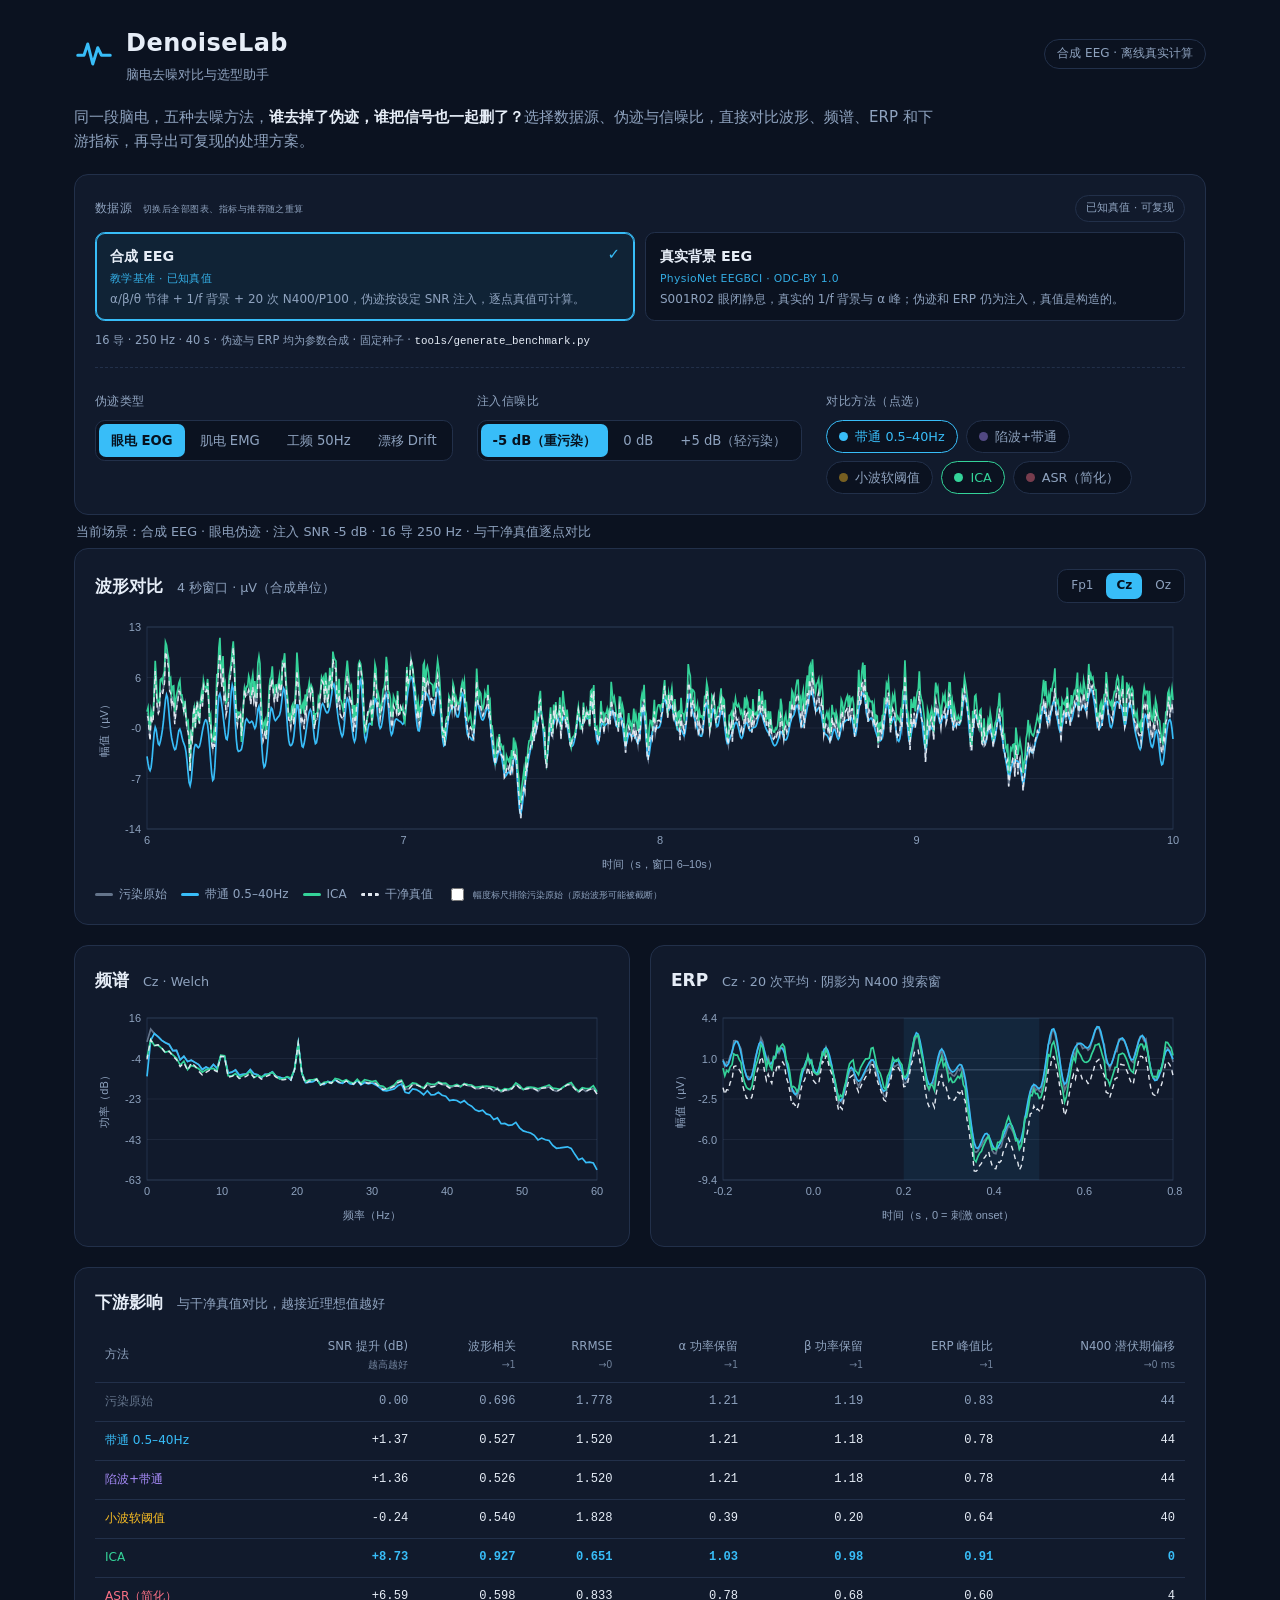
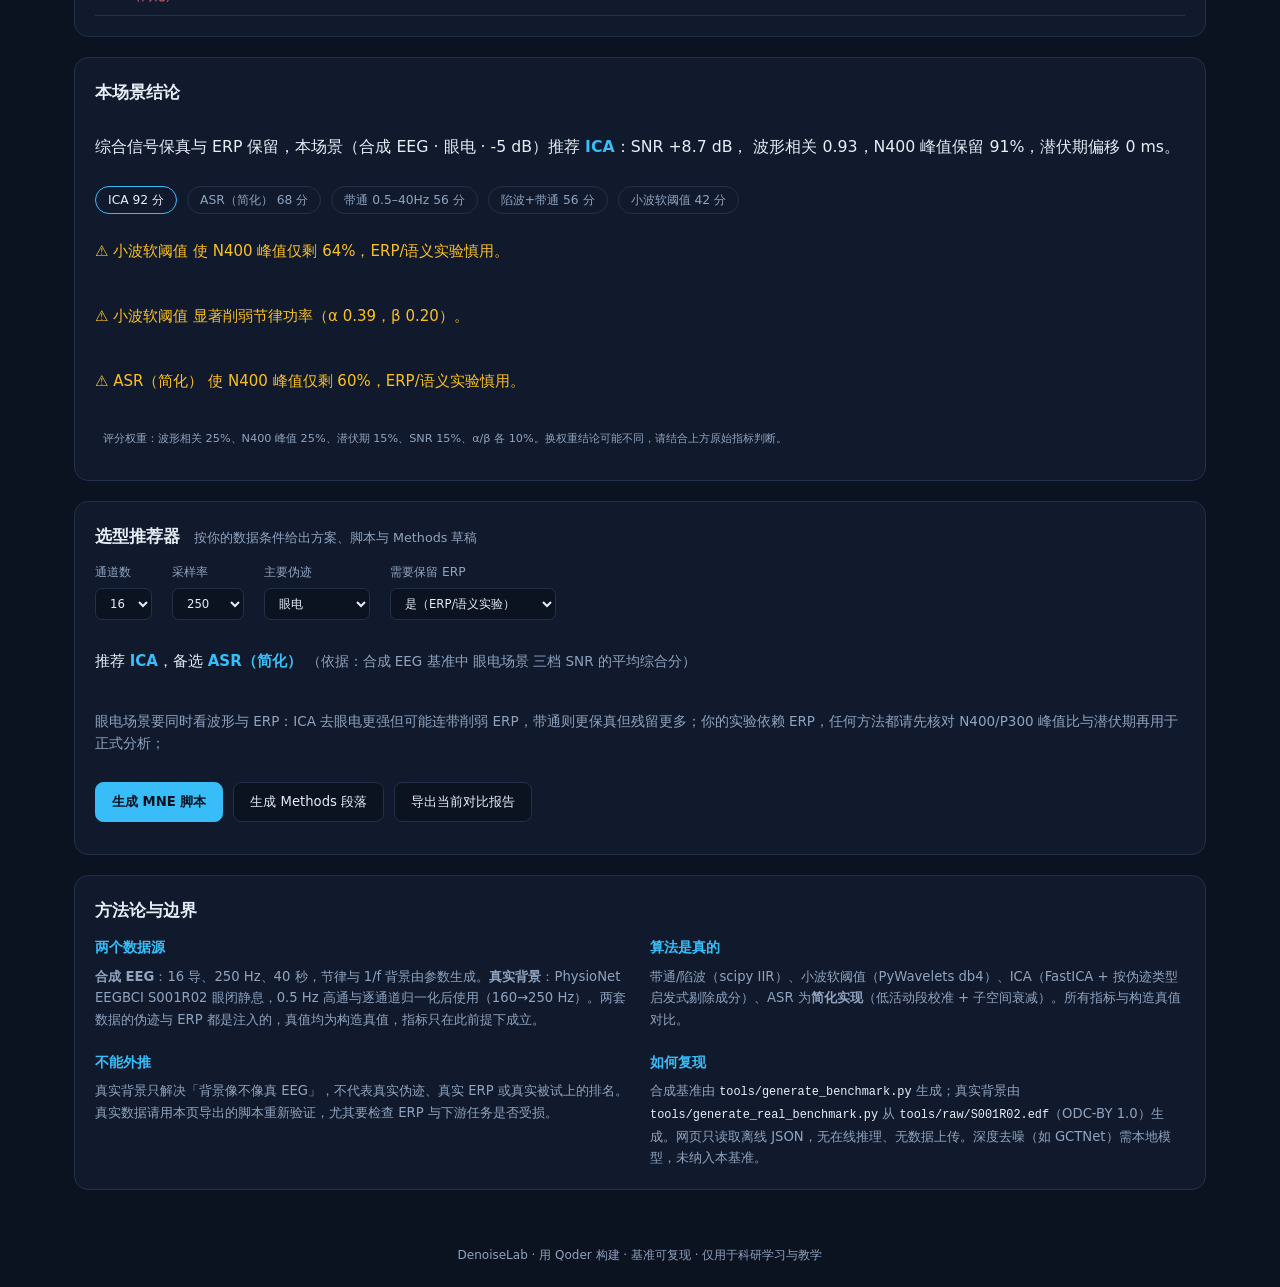
<file: index.html>
<!DOCTYPE html>
<html lang="zh-CN">
<head>
<meta charset="UTF-8">
<meta name="viewport" content="width=device-width, initial-scale=1.0">
<title>DenoiseLab · 脑电去噪对比与选型助手</title>
<meta name="description" content="同一段脑电，五种去噪方法同台对比：波形、频谱、ERP 与下游影响一目了然，并给出可复现的选型方案与 MNE 脚本。">
<link rel="icon" href="data:image/svg+xml,%3Csvg xmlns='http://www.w3.org/2000/svg' viewBox='0 0 32 32'%3E%3Crect width='32' height='32' rx='8' fill='%230b1220'/%3E%3Cpath d='M3 17h5l3-9 4 16 4-13 3 6h7' stroke='%2338bdf8' stroke-width='2.4' fill='none' stroke-linecap='round' stroke-linejoin='round'/%3E%3C/svg%3E">
<link rel="stylesheet" href="styles.css">
</head>
<body>
<header class="topbar">
  <div class="brand">
    <svg viewBox="0 0 32 32" class="logo" aria-hidden="true"><path d="M3 17h5l3-9 4 16 4-13 3 6h7" stroke="currentColor" stroke-width="2.4" fill="none" stroke-linecap="round" stroke-linejoin="round"/></svg>
    <div>
      <h1>DenoiseLab</h1>
      <p>脑电去噪对比与选型助手</p>
    </div>
  </div>
  <span class="badge" id="header-badge" title="所有曲线与指标均由 Python 离线真实计算">合成 EEG · 离线真实计算</span>
</header>

<main>
  <section class="intro">
    <p class="lede">同一段脑电，五种去噪方法，<strong>谁去掉了伪迹，谁把信号也一起删了？</strong>选择数据源、伪迹与信噪比，直接对比波形、频谱、ERP 和下游指标，再导出可复现的处理方案。</p>
  </section>

  <section class="panel controls" aria-label="场景控制">
    <div class="dataset-block">
      <div class="dataset-head">
        <span class="control-label" id="label-dataset">数据源 <span class="hint">切换后全部图表、指标与推荐随之重算</span></span>
        <span class="dataset-badge" id="dataset-badge">已知真值 · 可复现</span>
      </div>
      <div class="dataset-options" role="radiogroup" aria-labelledby="label-dataset" id="dataset-options">
        <button class="dataset-card active" role="radio" aria-checked="true" data-value="synthetic">
          <span class="dataset-title">合成 EEG</span>
          <span class="dataset-tag">教学基准 · 已知真值</span>
          <span class="dataset-desc">α/β/θ 节律 + 1/f 背景 + 20 次 N400/P100，伪迹按设定 SNR 注入，逐点真值可计算。</span>
        </button>
        <button class="dataset-card" role="radio" aria-checked="false" data-value="real">
          <span class="dataset-title">真实背景 EEG</span>
          <span class="dataset-tag">PhysioNet EEGBCI · ODC-BY 1.0</span>
          <span class="dataset-desc">S001R02 眼闭静息，真实的 1/f 背景与 α 峰；伪迹和 ERP 仍为注入，真值是构造的。</span>
        </button>
      </div>
      <p class="dataset-note" id="dataset-note"></p>
    </div>
    <div class="control-group">
      <span class="control-label" id="label-artifact">伪迹类型</span>
      <div class="segmented" role="group" aria-labelledby="label-artifact" id="artifact-group">
        <button data-value="eog" class="active">眼电 EOG</button>
        <button data-value="emg">肌电 EMG</button>
        <button data-value="line">工频 50Hz</button>
        <button data-value="drift">漂移 Drift</button>
      </div>
    </div>
    <div class="control-group">
      <span class="control-label" id="label-snr">注入信噪比</span>
      <div class="segmented" role="group" aria-labelledby="label-snr" id="snr-group">
        <button data-value="-5" class="active">-5 dB（重污染）</button>
        <button data-value="0">0 dB</button>
        <button data-value="5">+5 dB（轻污染）</button>
      </div>
    </div>
    <div class="control-group methods-group">
      <span class="control-label" id="label-methods">对比方法（点选）</span>
      <div class="chips" role="group" aria-labelledby="label-methods" id="method-chips"></div>
    </div>
  </section>

  <div class="status-line" id="status-line" role="status"></div>

  <section class="grid">
    <article class="card span-2">
      <div class="card-head">
        <h2>波形对比 <span class="hint" id="wave-hint">4 秒窗口 · µV（合成单位）</span></h2>
        <div class="segmented small" id="channel-group" role="group" aria-label="显示通道">
          <button data-value="Fp1">Fp1</button>
          <button data-value="Cz" class="active">Cz</button>
          <button data-value="Oz">Oz</button>
        </div>
      </div>
      <canvas id="wave-canvas" height="260" aria-label="波形对比图"></canvas>
      <div class="legend" id="wave-legend"></div>
    </article>

    <article class="card">
      <div class="card-head"><h2>频谱 <span class="hint">Cz · Welch</span></h2></div>
      <canvas id="psd-canvas" height="220" aria-label="功率谱对比图"></canvas>
    </article>

    <article class="card">
      <div class="card-head"><h2>ERP <span class="hint">Cz · 20 次平均 · 阴影为 N400 搜索窗</span></h2></div>
      <canvas id="erp-canvas" height="220" aria-label="ERP 对比图"></canvas>
    </article>

    <article class="card span-2">
      <div class="card-head"><h2>下游影响 <span class="hint" id="metrics-hint">与干净真值对比，越接近理想值越好</span></h2></div>
      <div class="table-wrap">
        <table id="metrics-table">
          <thead><tr>
            <th>方法</th><th>SNR 提升 (dB)<span class="ideal">越高越好</span></th>
            <th>波形相关<span class="ideal">→1</span></th><th>RRMSE<span class="ideal">→0</span></th>
            <th>α 功率保留<span class="ideal">→1</span></th><th>β 功率保留<span class="ideal">→1</span></th>
            <th>ERP 峰值比<span class="ideal">→1</span></th><th>N400 潜伏期偏移<span class="ideal">→0 ms</span></th>
          </tr></thead>
          <tbody></tbody>
        </table>
      </div>
    </article>

    <article class="card conclusion span-2" id="conclusion-card">
      <div class="card-head"><h2>本场景结论</h2></div>
      <div id="conclusion-body"></div>
    </article>
  </section>

  <section class="panel recommender" id="recommender">
    <div class="card-head"><h2>选型推荐器 <span class="hint">按你的数据条件给出方案、脚本与 Methods 草稿</span></h2></div>
    <div class="rec-controls">
      <label>通道数
        <select id="rec-channels"><option>8</option><option selected>16</option><option>32</option><option>64</option></select>
      </label>
      <label>采样率
        <select id="rec-sfreq"><option selected>250</option><option>500</option><option>1000</option></select>
      </label>
      <label>主要伪迹
        <select id="rec-artifact">
          <option value="eog">眼电</option><option value="emg">肌电</option>
          <option value="line">工频</option><option value="drift">漂移</option><option value="mixed">混合/不确定</option>
        </select>
      </label>
      <label>需要保留 ERP
        <select id="rec-erp"><option value="yes" selected>是（ERP/语义实验）</option><option value="no">否（静息态/节律分析）</option></select>
      </label>
    </div>
    <div class="rec-output">
      <div id="rec-text"></div>
      <div class="rec-actions">
        <button class="btn primary" id="btn-script">生成 MNE 脚本</button>
        <button class="btn" id="btn-methods">生成 Methods 段落</button>
        <button class="btn" id="btn-report">导出当前对比报告</button>
      </div>
      <pre id="rec-code" class="code" hidden></pre>
      <div class="code-actions" id="code-actions" hidden>
        <button class="btn small" id="btn-copy">复制</button>
        <button class="btn small" id="btn-download">下载</button>
      </div>
    </div>
  </section>

  <section class="panel notes">
    <div class="card-head"><h2>方法论与边界</h2></div>
    <div class="notes-grid">
      <div><h3>两个数据源</h3><p><strong>合成 EEG</strong>：16 导、250 Hz、40 秒，节律与 1/f 背景由参数生成。<strong>真实背景</strong>：PhysioNet EEGBCI S001R02 眼闭静息，0.5 Hz 高通与逐通道归一化后使用（160→250 Hz）。两套数据的伪迹与 ERP 都是注入的，真值均为构造真值，指标只在此前提下成立。</p></div>
      <div><h3>算法是真的</h3><p>带通/陷波（scipy IIR）、小波软阈值（PyWavelets db4）、ICA（FastICA + 按伪迹类型启发式剔除成分）、ASR 为<strong>简化实现</strong>（低活动段校准 + 子空间衰减）。所有指标与构造真值对比。</p></div>
      <div><h3>不能外推</h3><p>真实背景只解决「背景像不像真 EEG」，不代表真实伪迹、真实 ERP 或真实被试上的排名。真实数据请用本页导出的脚本重新验证，尤其要检查 ERP 与下游任务是否受损。</p></div>
      <div><h3>如何复现</h3><p>合成基准由 <code>tools/generate_benchmark.py</code> 生成；真实背景由 <code>tools/generate_real_benchmark.py</code> 从 <code>tools/raw/S001R02.edf</code>（ODC-BY 1.0）生成。网页只读取离线 JSON，无在线推理、无数据上传。深度去噪（如 GCTNet）需本地模型，未纳入本基准。</p></div>
    </div>
  </section>
</main>

<footer>DenoiseLab · 用 Qoder 构建 · 基准可复现 · 仅用于科研学习与教学</footer>
<script src="app.js"></script>
</body>
</html>
</file>
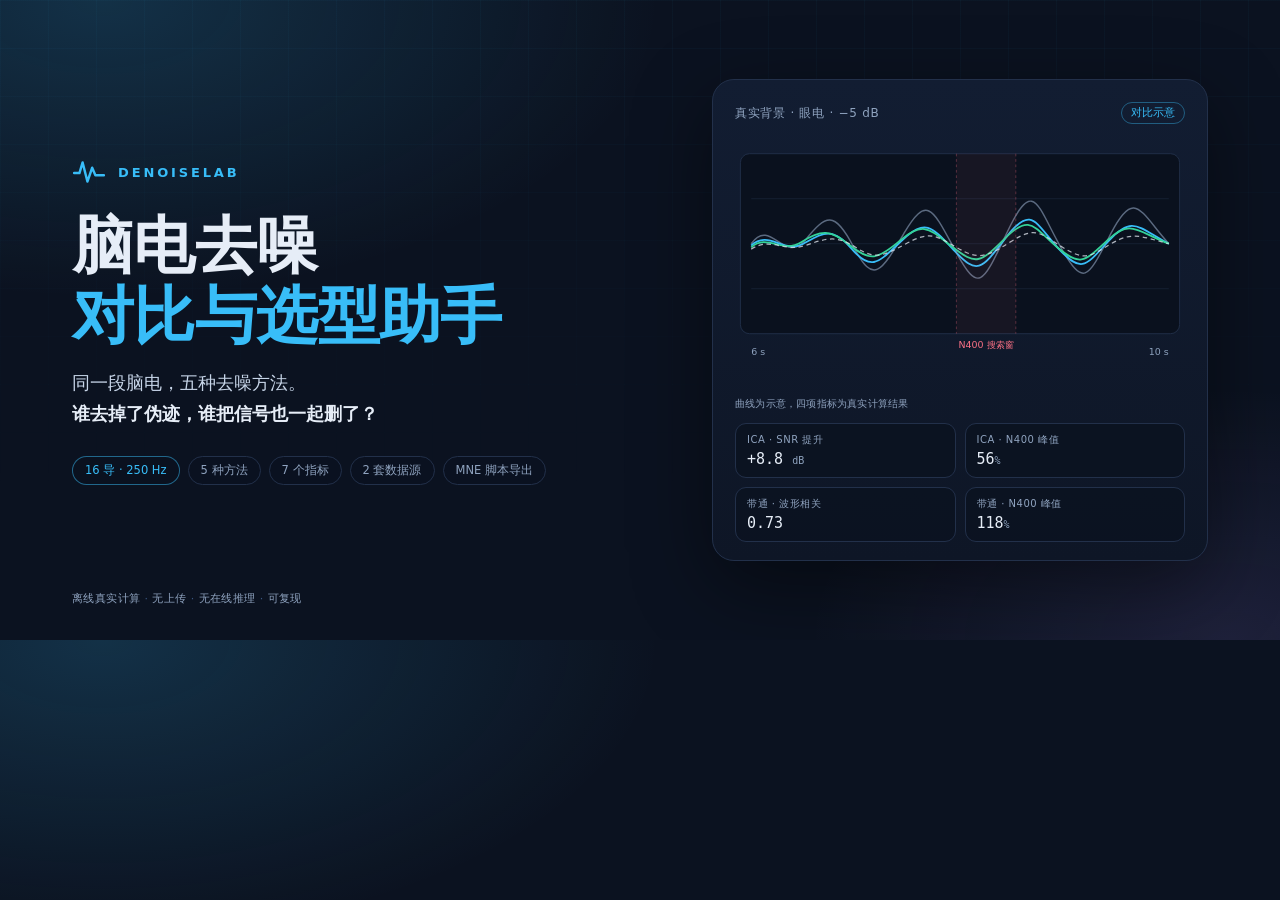
<file: docs/figures/cover.html>
<!DOCTYPE html>
<html lang="zh-CN">
<head>
<meta charset="UTF-8">
<title>DenoiseLab 封面</title>
<style>
  :root {
    --bg:#0b1220; --surface:#111a2c; --border:#22304a; --fg:#e6edf7;
    --muted:#8fa3bf; --accent:#38bdf8; --green:#34d399; --amber:#fbbf24; --rose:#fb7185; --violet:#a78bfa;
    --mono:"Cascadia Code",Consolas,monospace;
  }
  *{box-sizing:border-box}
  html,body{margin:0;width:1280px;height:640px;overflow:hidden}
  body{
    background:
      radial-gradient(900px 480px at 8% 0%, rgba(56,189,248,.18), transparent 62%),
      radial-gradient(700px 420px at 96% 100%, rgba(167,139,250,.12), transparent 60%),
      #0b1220;
    color:var(--fg); font-family:"Segoe UI","PingFang SC","Microsoft YaHei",system-ui,sans-serif;
  }
  .wrap{position:relative;width:1280px;height:640px;padding:64px 72px;display:flex;gap:40px;align-items:center}
  .grid{position:absolute;inset:0;background-image:linear-gradient(rgba(56,189,248,.05) 1px,transparent 1px),linear-gradient(90deg,rgba(56,189,248,.05) 1px,transparent 1px);background-size:48px 48px;mask-image:linear-gradient(180deg,rgba(0,0,0,.7),transparent 78%)}
  .left{position:relative;width:600px;flex:0 0 600px}
  .brand{display:flex;align-items:center;gap:12px;color:var(--accent);font-size:13px;letter-spacing:.22em;font-weight:600}
  .brand svg{width:34px;height:34px}
  h1{margin:22px 0 0;font-size:62px;line-height:1.12;letter-spacing:-.01em}
  h1 span{color:var(--accent)}
  .sub{margin:18px 0 0;font-size:18px;line-height:1.7;color:#c7d5e8;max-width:590px}
  .sub b{color:var(--fg);font-weight:600}
  .chips{display:flex;gap:8px;flex-wrap:wrap;margin-top:26px}
  .chip{font-size:11.5px;color:var(--muted);border:1px solid var(--border);border-radius:999px;padding:6px 12px;background:rgba(11,18,32,.6)}
  .chip.on{color:var(--accent);border-color:rgba(56,189,248,.5)}
  .right{position:relative;flex:1;height:100%;display:flex;align-items:center}
  .panel{
    width:100%;background:linear-gradient(180deg,#121d32,#0e1626);
    border:1px solid var(--border);border-radius:22px;padding:22px 22px 18px;
    box-shadow:0 24px 80px rgba(0,0,0,.45);
  }
  .panel .head{display:flex;justify-content:space-between;align-items:center;margin-bottom:10px}
  .panel .head span:first-child{font-size:12px;color:var(--muted);letter-spacing:.06em}
  .panel .head span:last-child{font-size:10.5px;color:var(--accent);border:1px solid rgba(56,189,248,.4);border-radius:999px;padding:3px 9px}
  .metrics{display:grid;grid-template-columns:1fr 1fr;gap:9px;margin-top:12px}
  .m{background:rgba(11,18,32,.8);border:1px solid var(--border);border-radius:11px;padding:9px 11px}
  .m .k{font-size:10px;color:var(--muted);letter-spacing:.05em}
  .m .v{font-family:var(--mono);font-size:15px;margin-top:3px}
  .m .v small{font-size:10px;color:var(--muted)}
  .gloss{font-size:10px;color:#8fa3bf;margin-top:9px;letter-spacing:.02em}
  .foot{position:absolute;left:72px;bottom:34px;font-size:11px;color:var(--muted);letter-spacing:.04em}
  .dot{color:#3b567f}
</style>
</head>
<body>
<div class="wrap">
  <div class="grid"></div>
  <div class="left">
    <div class="brand">
      <svg viewBox="0 0 32 32" fill="none"><path d="M2 17h5l3-10 4.5 18L19 12l3 7h8" stroke="currentColor" stroke-width="2.3" stroke-linecap="round" stroke-linejoin="round"/></svg>
      DENOISELAB
    </div>
    <h1>脑电去噪<br><span>对比与选型助手</span></h1>
    <p class="sub">同一段脑电，五种去噪方法。<br><b>谁去掉了伪迹，谁把信号也一起删了？</b></p>
    <div class="chips">
      <span class="chip on">16 导 · 250 Hz</span>
      <span class="chip">5 种方法</span>
      <span class="chip">7 个指标</span>
      <span class="chip">2 套数据源</span>
      <span class="chip">MNE 脚本导出</span>
    </div>
  </div>
  <div class="right">
    <div class="panel">
      <div class="head"><span>真实背景 · 眼电 · −5 dB</span><span>对比示意</span></div>
      <svg width="100%" height="250" viewBox="0 0 500 250" xmlns="http://www.w3.org/2000/svg">
        <defs>
          <linearGradient id="fade" x1="0" y1="0" x2="0" y2="1">
            <stop offset="0" stop-color="#38bdf8" stop-opacity=".12"/>
            <stop offset="1" stop-color="#38bdf8" stop-opacity="0"/>
          </linearGradient>
        </defs>
        <rect x="6" y="8" width="488" height="200" rx="10" fill="#0a111e" stroke="#22304a"/>
        <g stroke="#22304a" stroke-opacity=".5">
          <line x1="18" y1="58" x2="482" y2="58"/><line x1="18" y1="108" x2="482" y2="108"/>
          <line x1="18" y1="158" x2="482" y2="158"/>
        </g>
        <!-- noisy -->
        <path d="M18 108 C 40 78, 55 132, 78 104 S 110 70, 132 112 S 162 140, 188 96 S 220 70, 246 118 S 276 150, 304 92 S 336 66, 362 112 S 392 146, 418 96 S 450 72, 482 108"
              fill="none" stroke="#64748b" stroke-width="1.6" opacity=".9"/>
        <!-- bandpass -->
        <path d="M18 110 C 38 92, 54 120, 76 108 S 108 88, 130 114 S 160 128, 186 104 S 218 88, 244 116 S 274 136, 302 100 S 334 86, 360 114 S 390 132, 416 104 S 448 90, 482 108"
              fill="none" stroke="#38bdf8" stroke-width="2"/>
        <!-- ICA -->
        <path d="M18 112 C 36 96, 52 120, 74 106 S 106 92, 128 110 S 158 126, 184 104 S 216 92, 242 112 S 272 130, 300 102 S 332 90, 358 112 S 388 128, 414 104 S 446 94, 482 108"
              fill="none" stroke="#34d399" stroke-width="2"/>
        <!-- clean dashed -->
        <path d="M18 114 C 40 100, 54 118, 78 110 S 112 98, 134 112 S 164 122, 190 108 S 222 98, 246 112 S 278 124, 306 106 S 338 96, 364 112 S 394 122, 418 108 S 450 100, 482 108"
              fill="none" stroke="#e2e8f0" stroke-width="1.4" stroke-dasharray="5 4" opacity=".75"/>
        <!-- N400 search window -->
        <rect x="246" y="8" width="66" height="200" fill="#fb7185" fill-opacity=".055"/>
        <line x1="246" y1="8" x2="246" y2="208" stroke="#fb7185" stroke-opacity=".35" stroke-dasharray="3 3"/>
        <line x1="312" y1="8" x2="312" y2="208" stroke="#fb7185" stroke-opacity=".35" stroke-dasharray="3 3"/>
        <text x="279" y="224" fill="#fb7185" font-size="10.5" text-anchor="middle">N400 搜索窗</text>
        <text x="18" y="232" fill="#8fa3bf" font-size="10.5">6 s</text>
        <text x="482" y="232" fill="#8fa3bf" font-size="10.5" text-anchor="end">10 s</text>
      </svg>
      <div class="gloss">曲线为示意，四项指标为真实计算结果</div>
      <div class="metrics">
        <div class="m"><div class="k">ICA · SNR 提升</div><div class="v">+8.8 <small>dB</small></div></div>
        <div class="m"><div class="k">ICA · N400 峰值</div><div class="v">56<small>%</small></div></div>
        <div class="m"><div class="k">带通 · 波形相关</div><div class="v">0.73</div></div>
        <div class="m"><div class="k">带通 · N400 峰值</div><div class="v">118<small>%</small></div></div>
      </div>
    </div>
  </div>
  <div class="foot">离线真实计算 <span class="dot">·</span> 无上传 <span class="dot">·</span> 无在线推理 <span class="dot">·</span> 可复现</div>
</div>
</body>
</html>
</file>
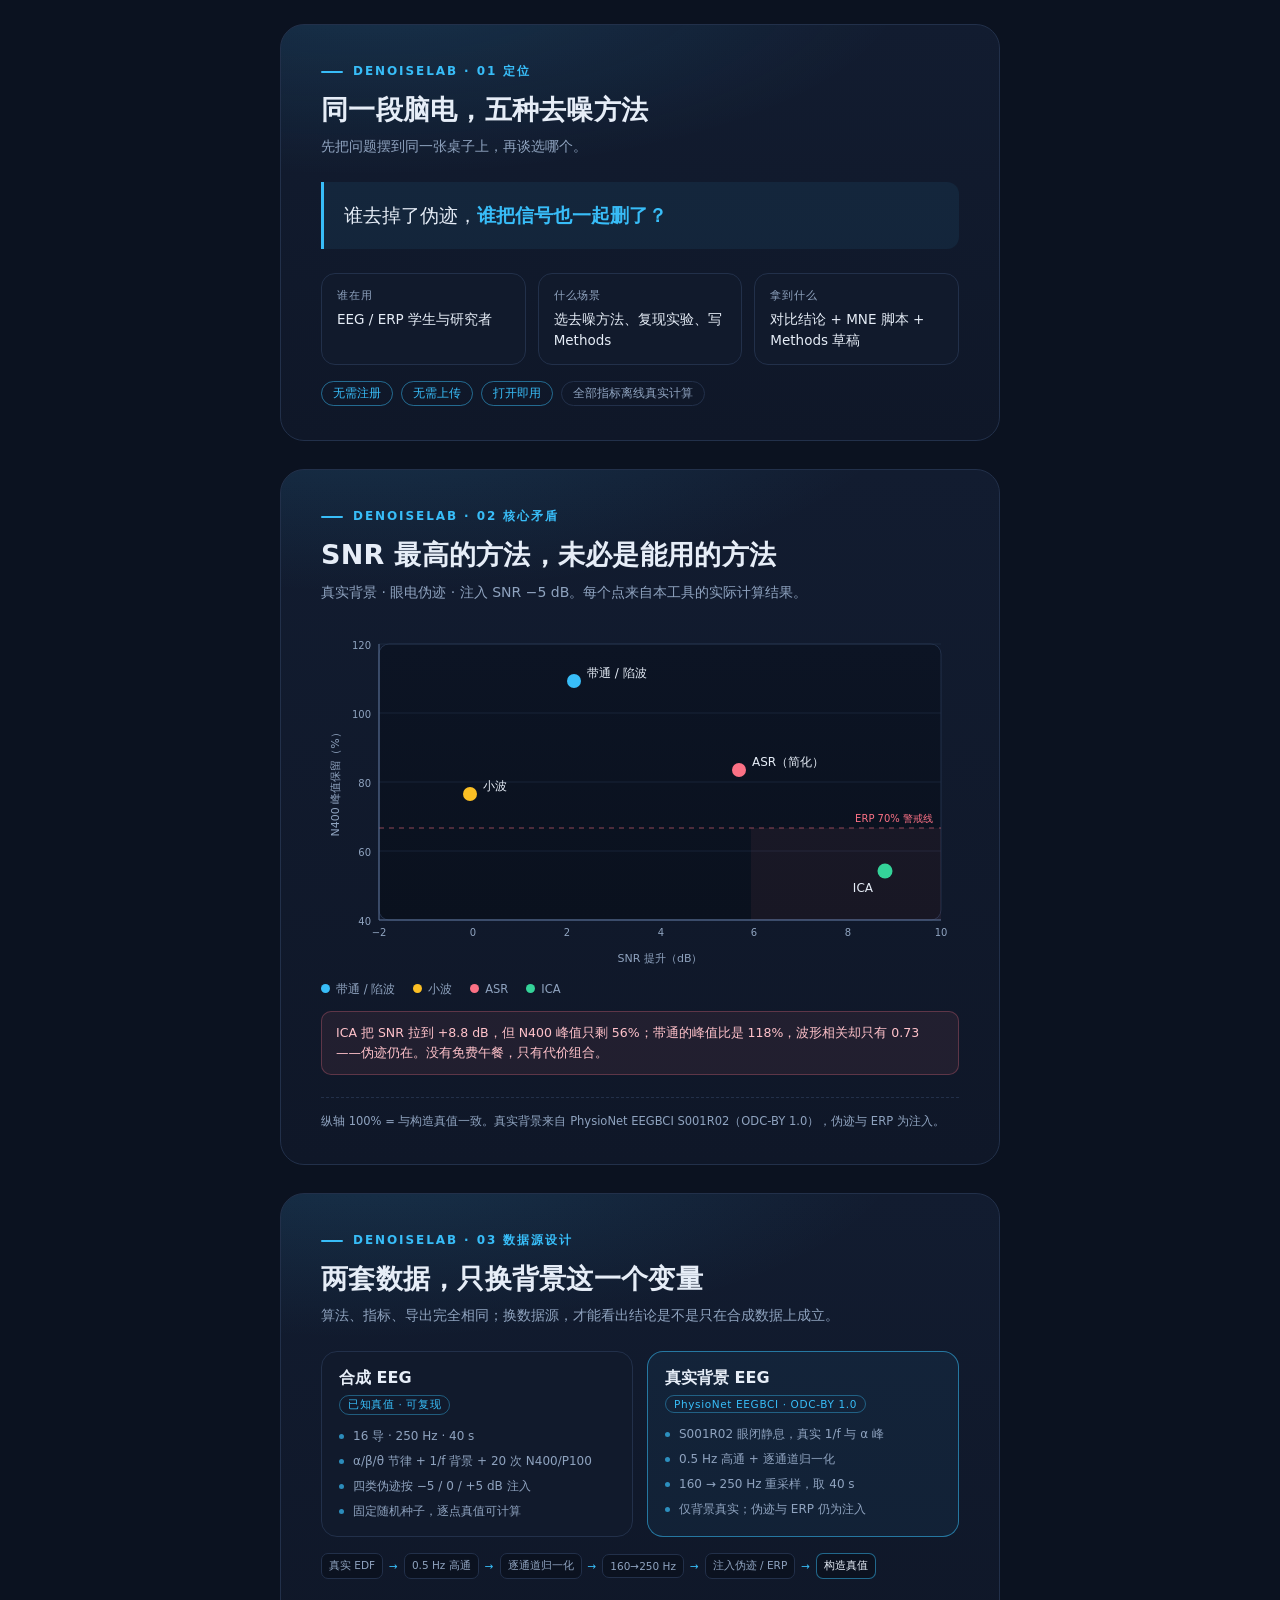
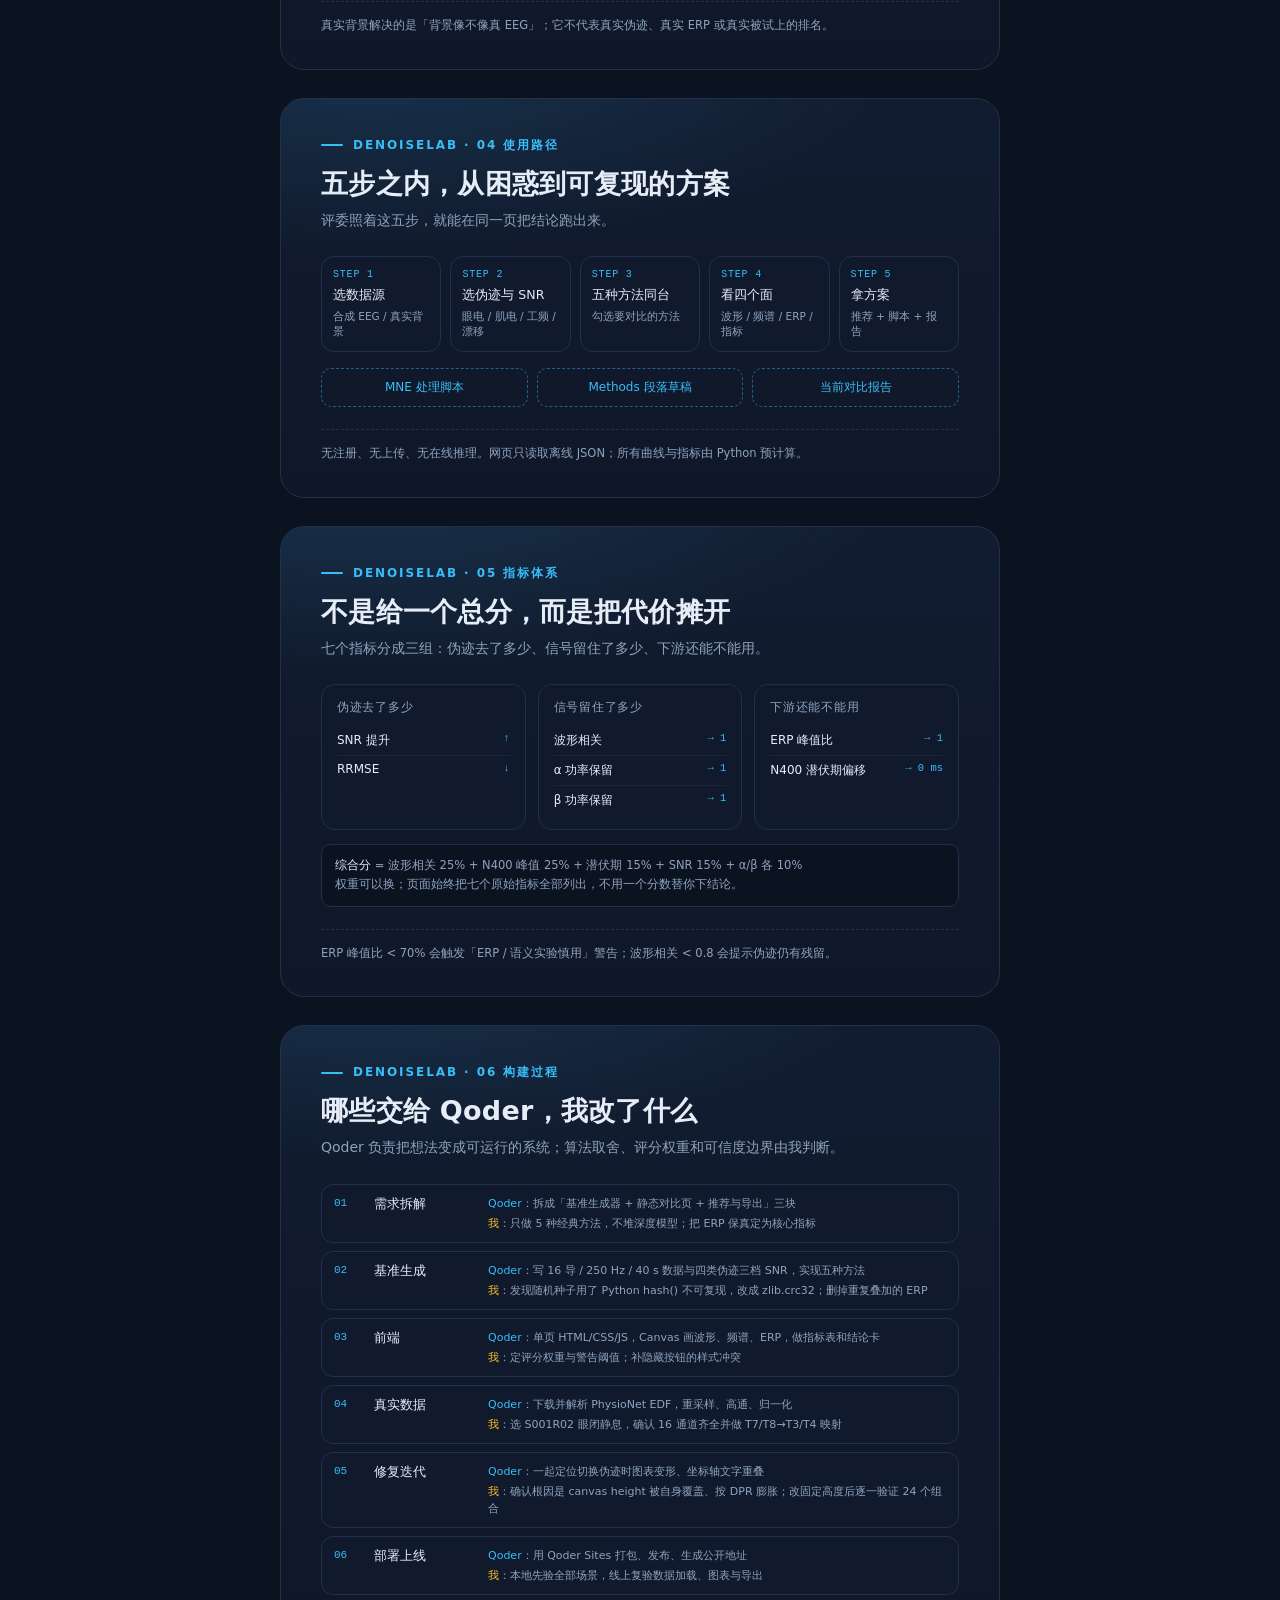
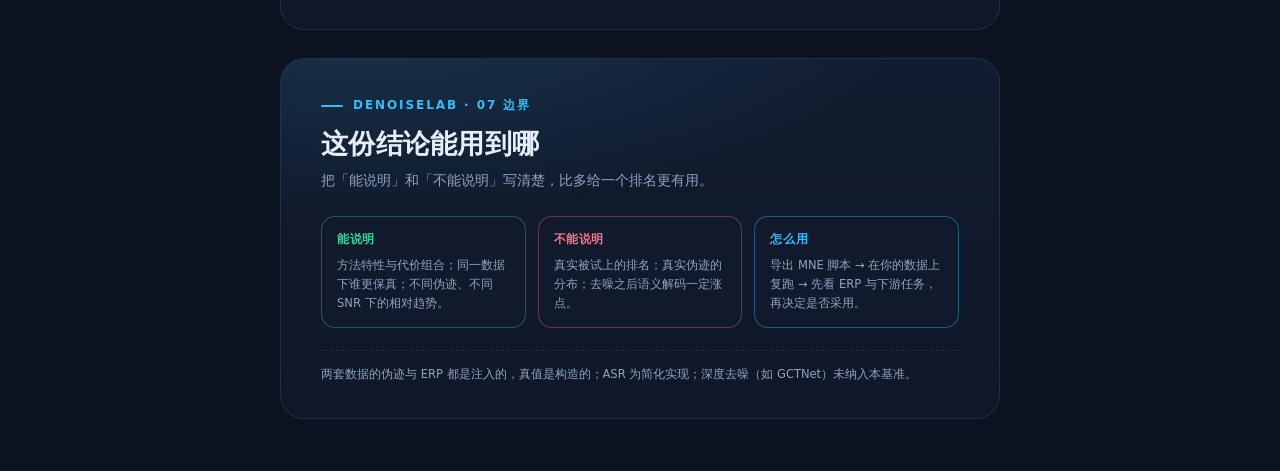
<file: docs/figures/figures.html>
<!DOCTYPE html>
<html lang="zh-CN">
<head>
<meta charset="UTF-8">
<title>DenoiseLab 设计图</title>
<style>
  :root {
    --bg: #0b1220;
    --surface: #111a2c;
    --surface2: #16223a;
    --border: #22304a;
    --fg: #e6edf7;
    --muted: #8fa3bf;
    --accent: #38bdf8;
    --green: #34d399;
    --amber: #fbbf24;
    --violet: #a78bfa;
    --rose: #fb7185;
    --mono: "Cascadia Code", Consolas, monospace;
  }
  * { box-sizing: border-box; }
  body {
    margin: 0; padding: 24px;
    background: var(--bg); color: var(--fg);
    font-family: "Segoe UI", "PingFang SC", "Microsoft YaHei", system-ui, sans-serif;
    -webkit-font-smoothing: antialiased;
  }
  .fig {
    width: 720px; margin: 0 auto 28px;
    padding: 38px 40px 34px;
    background:
      radial-gradient(900px 320px at 12% -10%, rgba(56,189,248,.14), transparent 60%),
      linear-gradient(180deg, #121c30, #0f1728);
    border: 1px solid var(--border);
    border-radius: 24px;
  }
  .kicker {
    display: flex; align-items: center; gap: 10px;
    font-size: 12px; letter-spacing: .16em; color: var(--accent);
    text-transform: uppercase; font-weight: 600;
  }
  .kicker::before { content: ""; width: 22px; height: 2px; background: var(--accent); border-radius: 2px; }
  h2 { margin: 12px 0 8px; font-size: 27px; line-height: 1.3; letter-spacing: .01em; }
  .sub { margin: 0 0 24px; color: var(--muted); font-size: 14px; line-height: 1.65; }
  .accent { color: var(--accent); }
  .amber { color: var(--amber); }
  .green { color: var(--green); }
  .rose { color: var(--rose); }
  .mono { font-family: var(--mono); }
  .foot {
    margin-top: 22px; padding-top: 14px; border-top: 1px dashed var(--border);
    color: var(--muted); font-size: 11.5px; line-height: 1.6;
  }

  /* 01 */
  .hero {
    font-size: 19px; line-height: 1.6; color: var(--fg);
    padding: 18px 20px; margin: 6px 0 24px;
    background: rgba(56,189,248,.07); border-left: 3px solid var(--accent);
    border-radius: 0 12px 12px 0;
  }
  .hero strong { color: var(--accent); }
  .cards3 { display: grid; grid-template-columns: repeat(3, 1fr); gap: 12px; }
  .mini {
    background: var(--surface); border: 1px solid var(--border);
    border-radius: 14px; padding: 14px 15px;
  }
  .mini .tag { font-size: 11px; color: var(--muted); letter-spacing: .08em; }
  .mini .val { margin-top: 6px; font-size: 13.5px; line-height: 1.55; }
  .strip {
    margin-top: 16px; display: flex; gap: 8px; flex-wrap: wrap;
  }
  .pill {
    font-size: 11.5px; color: var(--muted);
    border: 1px solid var(--border); border-radius: 999px; padding: 4px 11px;
  }
  .pill.on { color: var(--accent); border-color: rgba(56,189,248,.5); }

  /* 02 */
  .chart-wrap { margin-top: 4px; }
  .legend-row { display: flex; gap: 18px; flex-wrap: wrap; margin-top: 8px; font-size: 11.5px; color: var(--muted); }
  .legend-row i { display: inline-block; width: 9px; height: 9px; border-radius: 50%; margin-right: 6px; }
  .note {
    margin-top: 14px; padding: 11px 14px; border-radius: 10px;
    background: rgba(251,113,133,.08); border: 1px solid rgba(251,113,133,.28);
    font-size: 12.5px; line-height: 1.6; color: #ffc2ca;
  }

  /* 03 */
  .cards2 { display: grid; grid-template-columns: 1fr 1fr; gap: 14px; }
  .ds {
    background: var(--surface); border: 1px solid var(--border);
    border-radius: 16px; padding: 16px 17px;
  }
  .ds.real { border-color: rgba(56,189,248,.55); background: rgba(56,189,248,.06); }
  .ds h3 { margin: 0; font-size: 16px; }
  .ds .badge { display: inline-block; margin-top: 6px; font-size: 10.5px; letter-spacing: .06em; color: var(--accent); border: 1px solid rgba(56,189,248,.4); border-radius: 999px; padding: 2px 8px; }
  .ds ul { margin: 12px 0 0; padding: 0; list-style: none; display: grid; gap: 7px; }
  .ds li { font-size: 12px; color: var(--muted); line-height: 1.5; padding-left: 14px; position: relative; }
  .ds li::before { content: ""; position: absolute; left: 0; top: 7px; width: 5px; height: 5px; border-radius: 50%; background: var(--accent); opacity: .7; }
  .truthline {
    margin-top: 16px; display: flex; align-items: center; gap: 6px; flex-wrap: wrap;
    font-size: 10.5px; color: var(--muted);
  }
  .truthline span { border: 1px solid var(--border); background: var(--bg); border-radius: 7px; padding: 5px 7px; }
  .truthline b { color: var(--accent); font-weight: 500; }
  .arrow { color: #4a628a; }

  /* 04 */
  .flow { display: grid; grid-template-columns: 1fr 1fr 1fr 1fr 1fr; gap: 9px; align-items: stretch; margin-top: 6px; }
  .step {
    background: var(--surface); border: 1px solid var(--border); border-radius: 13px;
    padding: 12px 11px; position: relative;
  }
  .step .no { font-family: var(--mono); font-size: 10px; color: var(--accent); letter-spacing: .08em; }
  .step .t { margin-top: 6px; font-size: 12.5px; line-height: 1.45; }
  .step .d { margin-top: 5px; font-size: 10.5px; color: var(--muted); line-height: 1.45; }
  .out {
    margin-top: 16px; display: grid; grid-template-columns: repeat(3, 1fr); gap: 9px;
  }
  .out div {
    border: 1px dashed rgba(56,189,248,.45); border-radius: 10px;
    padding: 10px 12px; font-size: 12px; color: var(--accent); text-align: center;
  }

  /* 05 */
  .groups { display: grid; grid-template-columns: repeat(3, 1fr); gap: 12px; }
  .group { background: var(--surface); border: 1px solid var(--border); border-radius: 14px; padding: 14px 15px; }
  .group h3 { margin: 0 0 10px; font-size: 12px; letter-spacing: .06em; color: var(--muted); font-weight: 500; }
  .metric { display: flex; justify-content: space-between; gap: 8px; padding: 6px 0; border-bottom: 1px solid rgba(34,48,74,.6); font-size: 12px; }
  .metric:last-child { border-bottom: 0; }
  .metric .goal { color: var(--accent); font-family: var(--mono); font-size: 10.5px; white-space: nowrap; }
  .weight {
    margin-top: 14px; background: var(--bg); border: 1px solid var(--border);
    border-radius: 10px; padding: 11px 13px; font-size: 11.5px; color: var(--muted); line-height: 1.7;
  }
  .weight b { color: var(--fg); font-weight: 500; }

  /* 06 */
  .rows { display: grid; gap: 8px; margin-top: 4px; }
  .row {
    display: grid; grid-template-columns: 30px 104px 1fr; gap: 10px; align-items: start;
    background: var(--surface); border: 1px solid var(--border); border-radius: 12px;
    padding: 10px 12px;
  }
  .row .n { font-family: var(--mono); font-size: 11px; color: var(--accent); padding-top: 2px; }
  .row .stage { font-size: 12.5px; color: var(--fg); padding-top: 1px; }
  .row .body { font-size: 11px; line-height: 1.55; color: var(--muted); }
  .q { color: var(--accent); }
  .me { color: var(--amber); }
  .row .body div + div { margin-top: 3px; }

  /* 07 */
  .bound { display: grid; grid-template-columns: repeat(3, 1fr); gap: 12px; }
  .bound .col { border-radius: 14px; padding: 14px 15px; border: 1px solid var(--border); background: var(--surface); }
  .bound .col.can { border-color: rgba(52,211,153,.35); }
  .bound .col.cannot { border-color: rgba(251,113,133,.35); }
  .bound .col.how { border-color: rgba(56,189,248,.4); }
  .bound h3 { margin: 0 0 8px; font-size: 12px; letter-spacing: .05em; }
  .bound .can h3 { color: var(--green); }
  .bound .cannot h3 { color: var(--rose); }
  .bound .how h3 { color: var(--accent); }
  .bound p { margin: 0; font-size: 11.5px; color: var(--muted); line-height: 1.65; }
</style>
</head>
<body>

<!-- 01 定位 -->
<section class="fig" id="fig1">
  <div class="kicker">DenoiseLab · 01 定位</div>
  <h2>同一段脑电，五种去噪方法</h2>
  <p class="sub">先把问题摆到同一张桌子上，再谈选哪个。</p>
  <div class="hero">谁去掉了伪迹，<strong>谁把信号也一起删了？</strong></div>
  <div class="cards3">
    <div class="mini"><div class="tag">谁在用</div><div class="val">EEG / ERP 学生与研究者</div></div>
    <div class="mini"><div class="tag">什么场景</div><div class="val">选去噪方法、复现实验、写 Methods</div></div>
    <div class="mini"><div class="tag">拿到什么</div><div class="val">对比结论 + MNE 脚本 + Methods 草稿</div></div>
  </div>
  <div class="strip">
    <span class="pill on">无需注册</span>
    <span class="pill on">无需上传</span>
    <span class="pill on">打开即用</span>
    <span class="pill">全部指标离线真实计算</span>
  </div>
</section>

<!-- 02 核心矛盾 -->
<section class="fig" id="fig2">
  <div class="kicker">DenoiseLab · 02 核心矛盾</div>
  <h2>SNR 最高的方法，未必是能用的方法</h2>
  <p class="sub">真实背景 · 眼电伪迹 · 注入 SNR −5 dB。每个点来自本工具的实际计算结果。</p>
  <div class="chart-wrap">
    <svg width="640" height="342" viewBox="0 0 640 342" xmlns="http://www.w3.org/2000/svg" role="img" aria-label="SNR 提升与 N400 峰值保留的关系">
      <defs>
        <linearGradient id="plotbg" x1="0" y1="0" x2="0" y2="1">
          <stop offset="0" stop-color="#0c1424"/>
          <stop offset="1" stop-color="#0a111e"/>
        </linearGradient>
      </defs>
      <rect x="58" y="16" width="562" height="276" rx="10" fill="url(#plotbg)" stroke="#22304a"/>
      <!-- grid -->
      <g stroke="#22304a" stroke-opacity=".55">
        <line x1="58" y1="16" x2="620" y2="16"/>
        <line x1="58" y1="85" x2="620" y2="85"/>
        <line x1="58" y1="154" x2="620" y2="154"/>
        <line x1="58" y1="223" x2="620" y2="223"/>
        <line x1="58" y1="292" x2="620" y2="292"/>
      </g>
      <!-- 70% warning line: y = 16 + (130-70)/90*276 = 200 -->
      <line x1="58" y1="200" x2="620" y2="200" stroke="#fb7185" stroke-opacity=".55" stroke-dasharray="5 5"/>
      <text x="612" y="194" fill="#fb7185" font-size="10" text-anchor="end">ERP 70% 警戒线</text>
      <!-- low-erp zone -->
      <rect x="430" y="200" width="190" height="92" fill="#fb7185" fill-opacity=".06"/>
      <!-- points -->
      <!-- bandpass (2.17,118) -> x=58+(4.17/12)*562=253 ; y=16+(12/90)*276=53 -->
      <circle cx="253" cy="53" r="7" fill="#38bdf8"/>
      <text x="266" y="49" fill="#e6edf7" font-size="12">带通 / 陷波</text>
      <!-- wavelet (-0.05,81) -> x=149 ; y=16+(49/90)*276=166 -->
      <circle cx="149" cy="166" r="7" fill="#fbbf24"/>
      <text x="162" y="162" fill="#e6edf7" font-size="12">小波</text>
      <!-- asr (5.69,89) -> x=418 ; y=16+(41/90)*276=142 -->
      <circle cx="418" cy="142" r="7" fill="#fb7185"/>
      <text x="431" y="138" fill="#e6edf7" font-size="12">ASR（简化）</text>
      <!-- ica (8.81,56) -> x=564 ; y=16+(74/90)*276=243 -->
      <circle cx="564" cy="243" r="7.5" fill="#34d399"/>
      <text x="552" y="264" fill="#e6edf7" font-size="12" text-anchor="end">ICA</text>
      <!-- axes -->
      <line x1="58" y1="292" x2="620" y2="292" stroke="#5d7398"/>
      <line x1="58" y1="16" x2="58" y2="292" stroke="#5d7398"/>
      <!-- x ticks -->
      <g fill="#8fa3bf" font-size="10" text-anchor="middle">
        <text x="58" y="308">−2</text>
        <text x="152" y="308">0</text>
        <text x="246" y="308">2</text>
        <text x="340" y="308">4</text>
        <text x="433" y="308">6</text>
        <text x="527" y="308">8</text>
        <text x="620" y="308">10</text>
      </g>
      <!-- y ticks -->
      <g fill="#8fa3bf" font-size="10" text-anchor="end">
        <text x="50" y="297">40</text>
        <text x="50" y="228">60</text>
        <text x="50" y="159">80</text>
        <text x="50" y="90">100</text>
        <text x="50" y="21">120</text>
      </g>
      <text x="339" y="334" fill="#8fa3bf" font-size="11" text-anchor="middle">SNR 提升（dB）</text>
      <text x="18" y="154" fill="#8fa3bf" font-size="11" text-anchor="middle" transform="rotate(-90 18 154)">N400 峰值保留（%）</text>
    </svg>
  </div>
  <div class="legend-row">
    <span><i style="background:#38bdf8"></i>带通 / 陷波</span>
    <span><i style="background:#fbbf24"></i>小波</span>
    <span><i style="background:#fb7185"></i>ASR</span>
    <span><i style="background:#34d399"></i>ICA</span>
  </div>
  <div class="note">ICA 把 SNR 拉到 +8.8 dB，但 N400 峰值只剩 56%；带通的峰值比是 118%，波形相关却只有 0.73——伪迹仍在。没有免费午餐，只有代价组合。</div>
  <div class="foot">纵轴 100% = 与构造真值一致。真实背景来自 PhysioNet EEGBCI S001R02（ODC-BY 1.0），伪迹与 ERP 为注入。</div>
</section>

<!-- 03 数据源 -->
<section class="fig" id="fig3">
  <div class="kicker">DenoiseLab · 03 数据源设计</div>
  <h2>两套数据，只换背景这一个变量</h2>
  <p class="sub">算法、指标、导出完全相同；换数据源，才能看出结论是不是只在合成数据上成立。</p>
  <div class="cards2">
    <div class="ds">
      <h3>合成 EEG</h3>
      <span class="badge">已知真值 · 可复现</span>
      <ul>
        <li>16 导 · 250 Hz · 40 s</li>
        <li>α/β/θ 节律 + 1/f 背景 + 20 次 N400/P100</li>
        <li>四类伪迹按 −5 / 0 / +5 dB 注入</li>
        <li>固定随机种子，逐点真值可计算</li>
      </ul>
    </div>
    <div class="ds real">
      <h3>真实背景 EEG</h3>
      <span class="badge">PhysioNet EEGBCI · ODC-BY 1.0</span>
      <ul>
        <li>S001R02 眼闭静息，真实 1/f 与 α 峰</li>
        <li>0.5 Hz 高通 + 逐通道归一化</li>
        <li>160 → 250 Hz 重采样，取 40 s</li>
        <li>仅背景真实；伪迹与 ERP 仍为注入</li>
      </ul>
    </div>
  </div>
  <div class="truthline">
    <span>真实 EDF</span><b class="arrow">→</b>
    <span>0.5 Hz 高通</span><b class="arrow">→</b>
    <span>逐通道归一化</span><b class="arrow">→</b>
    <span>160→250 Hz</span><b class="arrow">→</b>
    <span>注入伪迹 / ERP</span><b class="arrow">→</b>
    <span style="border-color:rgba(56,189,248,.5);color:#e6edf7">构造真值</span>
  </div>
  <div class="foot">真实背景解决的是「背景像不像真 EEG」；它不代表真实伪迹、真实 ERP 或真实被试上的排名。</div>
</section>

<!-- 04 使用路径 -->
<section class="fig" id="fig4">
  <div class="kicker">DenoiseLab · 04 使用路径</div>
  <h2>五步之内，从困惑到可复现的方案</h2>
  <p class="sub">评委照着这五步，就能在同一页把结论跑出来。</p>
  <div class="flow">
    <div class="step"><div class="no">STEP 1</div><div class="t">选数据源</div><div class="d">合成 EEG / 真实背景</div></div>
    <div class="step"><div class="no">STEP 2</div><div class="t">选伪迹与 SNR</div><div class="d">眼电 / 肌电 / 工频 / 漂移</div></div>
    <div class="step"><div class="no">STEP 3</div><div class="t">五种方法同台</div><div class="d">勾选要对比的方法</div></div>
    <div class="step"><div class="no">STEP 4</div><div class="t">看四个面</div><div class="d">波形 / 频谱 / ERP / 指标</div></div>
    <div class="step"><div class="no">STEP 5</div><div class="t">拿方案</div><div class="d">推荐 + 脚本 + 报告</div></div>
  </div>
  <div class="out">
    <div>MNE 处理脚本</div>
    <div>Methods 段落草稿</div>
    <div>当前对比报告</div>
  </div>
  <div class="foot">无注册、无上传、无在线推理。网页只读取离线 JSON；所有曲线与指标由 Python 预计算。</div>
</section>

<!-- 05 指标 -->
<section class="fig" id="fig5">
  <div class="kicker">DenoiseLab · 05 指标体系</div>
  <h2>不是给一个总分，而是把代价摊开</h2>
  <p class="sub">七个指标分成三组：伪迹去了多少、信号留住了多少、下游还能不能用。</p>
  <div class="groups">
    <div class="group">
      <h3>伪迹去了多少</h3>
      <div class="metric"><span>SNR 提升</span><span class="goal">↑</span></div>
      <div class="metric"><span>RRMSE</span><span class="goal">↓</span></div>
    </div>
    <div class="group">
      <h3>信号留住了多少</h3>
      <div class="metric"><span>波形相关</span><span class="goal">→ 1</span></div>
      <div class="metric"><span>α 功率保留</span><span class="goal">→ 1</span></div>
      <div class="metric"><span>β 功率保留</span><span class="goal">→ 1</span></div>
    </div>
    <div class="group">
      <h3>下游还能不能用</h3>
      <div class="metric"><span>ERP 峰值比</span><span class="goal">→ 1</span></div>
      <div class="metric"><span>N400 潜伏期偏移</span><span class="goal">→ 0 ms</span></div>
    </div>
  </div>
  <div class="weight">
    <b>综合分</b> = 波形相关 25% + N400 峰值 25% + 潜伏期 15% + SNR 15% + α/β 各 10%<br>
    权重可以换；页面始终把七个原始指标全部列出，不用一个分数替你下结论。
  </div>
  <div class="foot">ERP 峰值比 &lt; 70% 会触发「ERP / 语义实验慎用」警告；波形相关 &lt; 0.8 会提示伪迹仍有残留。</div>
</section>

<!-- 06 Qoder 过程 -->
<section class="fig" id="fig6">
  <div class="kicker">DenoiseLab · 06 构建过程</div>
  <h2>哪些交给 Qoder，我改了什么</h2>
  <p class="sub">Qoder 负责把想法变成可运行的系统；算法取舍、评分权重和可信度边界由我判断。</p>
  <div class="rows">
    <div class="row"><div class="n">01</div><div class="stage">需求拆解</div><div class="body">
      <div><span class="q">Qoder</span>：拆成「基准生成器 + 静态对比页 + 推荐与导出」三块</div>
      <div><span class="me">我</span>：只做 5 种经典方法，不堆深度模型；把 ERP 保真定为核心指标</div>
    </div></div>
    <div class="row"><div class="n">02</div><div class="stage">基准生成</div><div class="body">
      <div><span class="q">Qoder</span>：写 16 导 / 250 Hz / 40 s 数据与四类伪迹三档 SNR，实现五种方法</div>
      <div><span class="me">我</span>：发现随机种子用了 Python hash() 不可复现，改成 zlib.crc32；删掉重复叠加的 ERP</div>
    </div></div>
    <div class="row"><div class="n">03</div><div class="stage">前端</div><div class="body">
      <div><span class="q">Qoder</span>：单页 HTML/CSS/JS，Canvas 画波形、频谱、ERP，做指标表和结论卡</div>
      <div><span class="me">我</span>：定评分权重与警告阈值；补隐藏按钮的样式冲突</div>
    </div></div>
    <div class="row"><div class="n">04</div><div class="stage">真实数据</div><div class="body">
      <div><span class="q">Qoder</span>：下载并解析 PhysioNet EDF，重采样、高通、归一化</div>
      <div><span class="me">我</span>：选 S001R02 眼闭静息，确认 16 通道齐全并做 T7/T8→T3/T4 映射</div>
    </div></div>
    <div class="row"><div class="n">05</div><div class="stage">修复迭代</div><div class="body">
      <div><span class="q">Qoder</span>：一起定位切换伪迹时图表变形、坐标轴文字重叠</div>
      <div><span class="me">我</span>：确认根因是 canvas height 被自身覆盖、按 DPR 膨胀；改固定高度后逐一验证 24 个组合</div>
    </div></div>
    <div class="row"><div class="n">06</div><div class="stage">部署上线</div><div class="body">
      <div><span class="q">Qoder</span>：用 Qoder Sites 打包、发布、生成公开地址</div>
      <div><span class="me">我</span>：本地先验全部场景，线上复验数据加载、图表与导出</div>
    </div></div>
  </div>
</section>

<!-- 07 边界 -->
<section class="fig" id="fig7">
  <div class="kicker">DenoiseLab · 07 边界</div>
  <h2>这份结论能用到哪</h2>
  <p class="sub">把「能说明」和「不能说明」写清楚，比多给一个排名更有用。</p>
  <div class="bound">
    <div class="col can">
      <h3>能说明</h3>
      <p>方法特性与代价组合；同一数据下谁更保真；不同伪迹、不同 SNR 下的相对趋势。</p>
    </div>
    <div class="col cannot">
      <h3>不能说明</h3>
      <p>真实被试上的排名；真实伪迹的分布；去噪之后语义解码一定涨点。</p>
    </div>
    <div class="col how">
      <h3>怎么用</h3>
      <p>导出 MNE 脚本 → 在你的数据上复跑 → 先看 ERP 与下游任务，再决定是否采用。</p>
    </div>
  </div>
  <div class="foot">两套数据的伪迹与 ERP 都是注入的，真值是构造的；ASR 为简化实现；深度去噪（如 GCTNet）未纳入本基准。</div>
</section>

</body>
</html>
</file>
<file: styles.css>
:root {
  --site-bg: #0b1220;
  --site-fg: #e6edf7;
  --site-accent: #38bdf8;
  --site-on-accent: #06121f;
  --site-surface: #111a2c;
  --site-muted: #8fa3bf;
  --site-border: #22304a;
  --site-font: "Segoe UI", "PingFang SC", "Microsoft YaHei", system-ui, sans-serif;
  --site-radius: 14px;
  --site-space: 1;
  --site-type: 1;
  --site-motion: 1;
  --mono: "Cascadia Code", Consolas, "SF Mono", monospace;
}

* { box-sizing: border-box; }
[hidden] { display: none !important; }
body {
  margin: 0;
  background: var(--site-bg);
  color: var(--site-fg);
  font-family: var(--site-font);
  font-size: calc(15px * var(--site-type));
  line-height: 1.65;
}
main { max-width: 1180px; margin: 0 auto; padding: 0 calc(24px * var(--site-space)) calc(32px * var(--site-space)); }

.topbar {
  max-width: 1180px; margin: 0 auto;
  padding: calc(24px * var(--site-space)) calc(24px * var(--site-space)) calc(12px * var(--site-space));
  display: flex; align-items: center; justify-content: space-between; gap: 16px; flex-wrap: wrap;
}
.brand { display: flex; align-items: center; gap: 12px; }
.logo { width: 40px; height: 40px; color: var(--site-accent); }
.brand h1 { margin: 0; font-size: calc(24px * var(--site-type)); letter-spacing: .02em; }
.brand p { margin: 0; color: var(--site-muted); font-size: .85em; }
.badge {
  border: 1px solid var(--site-border); color: var(--site-muted);
  padding: 4px 12px; border-radius: 999px; font-size: .8em; white-space: nowrap;
}

.intro .lede { margin: calc(8px * var(--site-space)) 0 calc(20px * var(--site-space)); color: var(--site-muted); max-width: 860px; }
.intro strong { color: var(--site-fg); }

.panel, .card {
  background: var(--site-surface);
  border: 1px solid var(--site-border);
  border-radius: var(--site-radius);
  padding: calc(20px * var(--site-space));
}
.controls { display: flex; flex-wrap: wrap; gap: calc(24px * var(--site-space)); align-items: flex-start; }
.control-group { display: flex; flex-direction: column; gap: 8px; }
.methods-group { flex: 1; min-width: 260px; }
.control-label { font-size: .8em; color: var(--site-muted); letter-spacing: .04em; }

.dataset-block {
  flex: 1 1 100%; display: flex; flex-direction: column; gap: 10px;
  padding-bottom: calc(16px * var(--site-space)); border-bottom: 1px dashed var(--site-border);
}
.dataset-head { display: flex; align-items: center; justify-content: space-between; gap: 12px; flex-wrap: wrap; }
.dataset-head .hint { margin-left: 6px; }
.dataset-badge {
  border: 1px solid var(--site-border); border-radius: 999px; padding: 3px 10px;
  font-size: .75em; color: var(--site-muted); white-space: nowrap;
}
.dataset-options { display: grid; grid-template-columns: repeat(2, minmax(0, 1fr)); gap: 10px; }
.dataset-card {
  appearance: none; font: inherit; text-align: left; cursor: pointer;
  display: grid; gap: 2px; position: relative;
  background: var(--site-bg); color: var(--site-muted);
  border: 1px solid var(--site-border); border-radius: calc(var(--site-radius) * .7);
  padding: 12px 40px 12px 14px;
  transition: border-color calc(180ms * var(--site-motion)), background calc(180ms * var(--site-motion));
}
.dataset-card:hover { border-color: #3b567f; }
.dataset-card:focus-visible { outline: 2px solid var(--site-accent); outline-offset: 2px; }
.dataset-card.active {
  border-color: var(--site-accent);
  box-shadow: inset 0 0 0 1px var(--site-accent);
  background: color-mix(in srgb, var(--site-accent) 10%, var(--site-bg));
}
.dataset-card.active::after {
  content: "✓"; position: absolute; top: 9px; right: 14px;
  color: var(--site-accent); font-weight: 700;
}
.dataset-title { color: var(--site-fg); font-weight: 600; font-size: .95em; }
.dataset-tag { font-size: .72em; letter-spacing: .03em; color: var(--site-accent); opacity: .9; }
.dataset-desc { font-size: .8em; line-height: 1.5; color: var(--site-muted); }
.dataset-note { margin: 0; font-size: .76em; color: var(--site-muted); }
.dataset-note a { color: var(--site-accent); }
.dataset-note code { font-size: .95em; }

.segmented { display: inline-flex; background: var(--site-bg); border: 1px solid var(--site-border); border-radius: calc(var(--site-radius) * .7); padding: 3px; gap: 3px; flex-wrap: wrap; }
.segmented button {
  appearance: none; border: 0; background: transparent; color: var(--site-muted);
  font: inherit; font-size: .88em; padding: 6px 12px; border-radius: calc(var(--site-radius) * .5);
  cursor: pointer; transition: background calc(180ms * var(--site-motion)), color calc(180ms * var(--site-motion));
}
.segmented button:hover { color: var(--site-fg); }
.segmented button.active { background: var(--site-accent); color: var(--site-on-accent); font-weight: 600; }
.segmented.small button { padding: 3px 10px; font-size: .8em; }

.chips { display: flex; flex-wrap: wrap; gap: 8px; }
.chip {
  appearance: none; font: inherit; font-size: .85em; cursor: pointer;
  background: var(--site-bg); color: var(--site-muted);
  border: 1px solid var(--site-border); border-radius: 999px; padding: 5px 12px;
  display: inline-flex; align-items: center; gap: 7px;
  transition: border-color calc(180ms * var(--site-motion)), color calc(180ms * var(--site-motion));
}
.chip .dot { width: 9px; height: 9px; border-radius: 50%; background: currentColor; opacity: .45; }
.chip.active { color: var(--site-fg); border-color: currentColor; }
.chip.active .dot { opacity: 1; }

.status-line { min-height: 1.6em; color: var(--site-muted); font-size: .85em; padding: 6px 2px; }
.status-line.error { color: #fb7185; }

.grid { display: grid; grid-template-columns: repeat(2, minmax(0, 1fr)); gap: calc(20px * var(--site-space)); }
.span-2 { grid-column: 1 / -1; }
.card-head { display: flex; align-items: center; justify-content: space-between; gap: 12px; flex-wrap: wrap; margin-bottom: 12px; }
.card-head h2 { margin: 0; font-size: calc(17px * var(--site-type)); }
.hint { font-size: .75em; color: var(--site-muted); font-weight: 400; margin-left: 8px; }
canvas { width: 100%; display: block; }

.legend { display: flex; flex-wrap: wrap; gap: 14px; margin-top: 10px; font-size: .8em; color: var(--site-muted); }
.legend .item { display: inline-flex; align-items: center; gap: 6px; }
.legend .swatch { width: 18px; height: 3px; border-radius: 2px; }
.legend .swatch.dashed { background: repeating-linear-gradient(90deg, currentColor 0 4px, transparent 4px 7px); }

.table-wrap { overflow-x: auto; }
table { width: 100%; border-collapse: collapse; font-size: .85em; }
th, td { text-align: right; padding: 9px 10px; border-bottom: 1px solid var(--site-border); white-space: nowrap; }
th:first-child, td:first-child { text-align: left; }
th { color: var(--site-muted); font-weight: 500; font-size: .92em; }
th .ideal { display: block; font-size: .82em; opacity: .75; }
td { font-family: var(--mono); font-size: .95em; }
td.method-name { font-family: var(--site-font); }
tr.best-row td.method-name { color: var(--site-accent); }
td.best { color: var(--site-accent); font-weight: 700; }
tr.noisy-row td { color: var(--site-muted); }

.conclusion #conclusion-body { display: grid; gap: 10px; }
.conclusion .verdict { font-size: 1.05em; }
.conclusion .verdict strong { color: var(--site-accent); }
.conclusion .warn { color: #fbbf24; }
.conclusion .scores { display: flex; flex-wrap: wrap; gap: 10px; }
.conclusion .score-pill { border: 1px solid var(--site-border); border-radius: 999px; padding: 3px 12px; font-size: .82em; color: var(--site-muted); }
.conclusion .score-pill.top { border-color: var(--site-accent); color: var(--site-fg); }
.scale-option { font-size: .78em; color: var(--site-muted); display: inline-flex; gap: 6px; align-items: center; }

.recommender { margin-top: calc(20px * var(--site-space)); }
.rec-controls { display: flex; flex-wrap: wrap; gap: calc(20px * var(--site-space)); margin-bottom: 14px; }
.rec-controls label { display: flex; flex-direction: column; gap: 6px; font-size: .82em; color: var(--site-muted); }
select {
  background: var(--site-bg); color: var(--site-fg); border: 1px solid var(--site-border);
  border-radius: calc(var(--site-radius) * .5); padding: 7px 10px; font: inherit; font-size: .95em;
}
#rec-text { display: grid; gap: 8px; margin-bottom: 14px; }
#rec-text .rec-main strong { color: var(--site-accent); }
#rec-text .muted { color: var(--site-muted); font-size: .9em; }
.rec-actions { display: flex; flex-wrap: wrap; gap: 10px; margin-bottom: 12px; }
.btn {
  appearance: none; font: inherit; font-size: .88em; cursor: pointer;
  background: var(--site-bg); color: var(--site-fg);
  border: 1px solid var(--site-border); border-radius: calc(var(--site-radius) * .6);
  padding: 8px 16px; transition: border-color calc(180ms * var(--site-motion)), background calc(180ms * var(--site-motion));
}
.btn:hover { border-color: var(--site-accent); }
.btn.primary { background: var(--site-accent); color: var(--site-on-accent); border-color: var(--site-accent); font-weight: 600; }
.btn.small { padding: 4px 12px; font-size: .8em; }
.code {
  background: var(--site-bg); border: 1px solid var(--site-border); border-radius: calc(var(--site-radius) * .6);
  padding: 14px; overflow-x: auto; font-family: var(--mono); font-size: .8em; line-height: 1.6; white-space: pre;
}
.code-actions { margin-top: 8px; display: flex; gap: 8px; }

.notes { margin-top: calc(20px * var(--site-space)); }
.notes-grid { display: grid; grid-template-columns: repeat(2, minmax(0, 1fr)); gap: calc(20px * var(--site-space)); }
.notes-grid h3 { margin: 0 0 6px; font-size: .95em; color: var(--site-accent); }
.notes-grid p { margin: 0; color: var(--site-muted); font-size: .88em; }
code { font-family: var(--mono); font-size: .9em; color: var(--site-fg); }

footer { text-align: center; color: var(--site-muted); font-size: .8em; padding: calc(24px * var(--site-space)); }

@media (max-width: 900px) {
  .grid, .notes-grid { grid-template-columns: 1fr; }
  .dataset-options { grid-template-columns: 1fr; }
  .controls { gap: 16px; }
}
@media (prefers-reduced-motion: reduce) {
  * { transition: none !important; }
}
</file>
